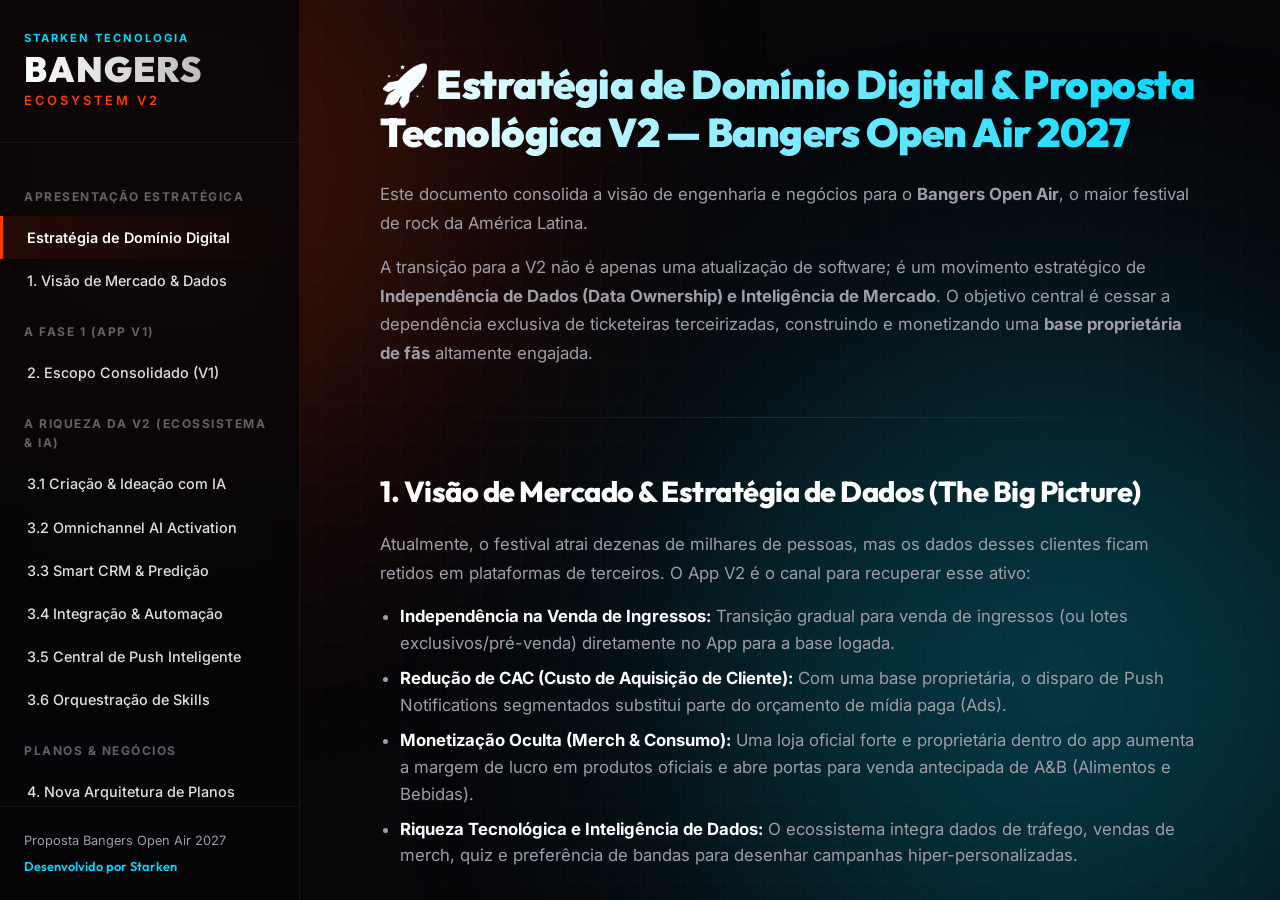
<file: index.html>
<!DOCTYPE html>
<html lang="pt-BR">
<head>
    <meta charset="UTF-8">
    <meta name="viewport" content="width=device-width, initial-scale=1.0">
    <title>Bangers Open Air V2 — Ecossistema Digital & IA 360°</title>
    <meta name="description" content="Apresentação comercial e técnica da renovação digital e central de inteligência do festival Bangers Open Air 2027.">
    <link rel="preconnect" href="https://fonts.googleapis.com">
    <link rel="preconnect" href="https://fonts.gstatic.com" crossorigin>
    <link href="https://fonts.googleapis.com/css2?family=Inter:wght@300;400;500;600;700&family=Outfit:wght@400;600;700;800;900&display=swap" rel="stylesheet">
    <link rel="stylesheet" href="style.css">
</head>
<body>
    <div class="background-effects">
        <div class="glow glow-1"></div>
        <div class="glow glow-2"></div>
        <div class="grid-overlay"></div>
    </div>

    <div class="app-layout">
        <!-- SIDEBAR -->
        <aside class="sidebar">
            <div class="sidebar-brand">
                <span class="starken-badge">STARKEN TECNOLOGIA</span>
                <h1>BANGERS</h1>
                <span class="subtitle">Ecosystem V2</span>
            </div>
            
            <nav class="sidebar-nav">
                <div class="nav-category">Apresentação Estratégica</div>
                <a href="#intro" class="nav-link active">Estratégia de Domínio Digital</a>
                <a href="#visao-mercado" class="nav-link">1. Visão de Mercado & Dados</a>
                
                <div class="nav-category">A Fase 1 (App V1)</div>
                <a href="#entregas-v1" class="nav-link">2. Escopo Consolidado (V1)</a>

                <div class="nav-category">A Riqueza da V2 (Ecossistema & IA)</div>
                <a href="#modulo-criacao" class="nav-link">3.1 Criação & Ideação com IA</a>
                <a href="#omnichannel-ai" class="nav-link">3.2 Omnichannel AI Activation</a>
                <a href="#smart-crm" class="nav-link">3.3 Smart CRM & Predição</a>
                <a href="#social-automation" class="nav-link">3.4 Integração & Automação</a>
                <a href="#push-inteligente" class="nav-link">3.5 Central de Push Inteligente</a>
                <a href="#orquestracao-skills" class="nav-link">3.6 Orquestração de Skills</a>
                
                <div class="nav-category">Planos & Negócios</div>
                <a href="#arquitetura-planos" class="nav-link">4. Nova Arquitetura de Planos</a>
                
                <div class="nav-category">Contrato & Entregas</div>
                <a href="#modelo-parceria" class="nav-link">5. Modelo de Parceria</a>
                <a href="#roadmap" class="nav-link">6. Roadmap de Implementação</a>
                <a href="#open-questions" class="nav-link">7. Open Questions</a>
            </nav>

            <div class="sidebar-footer">
                <p>Proposta Bangers Open Air 2027</p>
                <p class="starken-signature">Desenvolvido por Starken</p>
            </div>
        </aside>

        <!-- MAIN CONTENT (DOCUMENT VIEW) -->
        <main class="main-content">
            <div class="document-container">
                
                <section id="intro" class="doc-section">
                    <h1 class="doc-title">🚀 Estratégia de Domínio Digital & Proposta Tecnológica V2 — Bangers Open Air 2027</h1>
                    <p class="doc-text">Este documento consolida a visão de engenharia e negócios para o <strong>Bangers Open Air</strong>, o maior festival de rock da América Latina.</p>
                    <p class="doc-text">A transição para a V2 não é apenas uma atualização de software; é um movimento estratégico de <strong>Independência de Dados (Data Ownership) e Inteligência de Mercado</strong>. O objetivo central é cessar a dependência exclusiva de ticketeiras terceirizadas, construindo e monetizando uma <strong>base proprietária de fãs</strong> altamente engajada.</p>
                </section>

                <hr class="doc-divider">

                <section id="visao-mercado" class="doc-section">
                    <h2 class="doc-heading">1. Visão de Mercado & Estratégia de Dados (The Big Picture)</h2>
                    <p class="doc-text">Atualmente, o festival atrai dezenas de milhares de pessoas, mas os dados desses clientes ficam retidos em plataformas de terceiros. O App V2 é o canal para recuperar esse ativo:</p>
                    <ul class="doc-list">
                        <li><strong>Independência na Venda de Ingressos:</strong> Transição gradual para venda de ingressos (ou lotes exclusivos/pré-venda) diretamente no App para a base logada.</li>
                        <li><strong>Redução de CAC (Custo de Aquisição de Cliente):</strong> Com uma base proprietária, o disparo de Push Notifications segmentados substitui parte do orçamento de mídia paga (Ads).</li>
                        <li><strong>Monetização Oculta (Merch & Consumo):</strong> Uma loja oficial forte e proprietária dentro do app aumenta a margem de lucro em produtos oficiais e abre portas para venda antecipada de A&B (Alimentos e Bebidas).</li>
                        <li><strong>Riqueza Tecnológica e Inteligência de Dados:</strong> O ecossistema integra dados de tráfego, vendas de merch, quiz e preferência de bandas para desenhar campanhas hiper-personalizadas.</li>
                    </ul>
                </section>

                <section id="entregas-v1" class="doc-section">
                    <h2 class="doc-heading">2. O Alicerce Tecnológico: Escopo em Fase de Entrega (V1)</h2>
                    <p class="doc-text">A Fase 1 está estabelecendo a fundação técnica necessária para a inteligência de dados. O projeto está em fase avançada de homologação e submissão (TestFlight/Lojas). Clique em cada pilar para ver o status detalhado e os itens de transição:</p>
                    
                    <div class="v1-status-grid">
                        <div class="status-card active" data-target="pwa">
                            <div class="status-card-header">
                                <h3>🌐 Web / PWA (Site Público)</h3>
                                <span class="status-percentage">100%</span>
                            </div>
                            <div class="progress-container">
                                <div class="progress-bar" style="width: 100%;"></div>
                            </div>
                            <p class="status-summary-text">Landing page, lineup, agenda e catálogo do e-commerce 100% concluídos.</p>
                        </div>

                        <div class="status-card" data-target="admin">
                            <div class="status-card-header">
                                <h3>⚙️ Admin Panel (CMS Starken)</h3>
                                <span class="status-percentage">90%</span>
                            </div>
                            <div class="progress-container">
                                <div class="progress-bar" style="width: 90%;"></div>
                            </div>
                            <p class="status-summary-text">CRUDs de bandas, patrocinadores, envio de push e contatos ativos.</p>
                        </div>

                        <div class="status-card" data-target="flutter">
                            <div class="status-card-header">
                                <h3>📱 App Nativo Flutter</h3>
                                <span class="status-percentage">85%</span>
                            </div>
                            <div class="progress-container">
                                <div class="progress-bar" style="width: 85%;"></div>
                            </div>
                            <p class="status-summary-text">Telas base compiladas, autenticação real e builds TestFlight ativos.</p>
                        </div>

                        <div class="status-card" data-target="firebase">
                            <div class="status-card-header">
                                <h3>🔥 Firebase Backend</h3>
                                <span class="status-percentage">90%</span>
                            </div>
                            <div class="progress-container">
                                <div class="progress-bar" style="width: 90%;"></div>
                            </div>
                            <p class="status-summary-text">Modelagem NoSQL estruturada com regras de segurança validadas.</p>
                        </div>

                        <div class="status-card" data-target="infra">
                            <div class="status-card-header">
                                <h3>🚀 Infra & DevOps</h3>
                                <span class="status-percentage">85%</span>
                            </div>
                            <div class="progress-container">
                                <div class="progress-bar" style="width: 85%;"></div>
                            </div>
                            <p class="status-summary-text">Deploys automatizados Vercel, Firebase Hosting e TestFlight ativos.</p>
                        </div>
                    </div>

                    <!-- Detalhes Dinâmicos (controlados por JS) -->
                    <div id="v1-details-panel" class="v1-status-details">
                        <div class="details-header">
                            <div class="details-title-wrapper">
                                <h3 id="details-title">Web / PWA (Site Público)</h3>
                                <span id="details-pct" class="details-badge">100% Concluído</span>
                            </div>
                        </div>
                        <div class="details-columns">
                            <div class="details-column temos">
                                <h4>✅ O que já temos pronto</h4>
                                <ul id="details-temos-list" class="details-list">
                                    <!-- Dinâmico via JS -->
                                </ul>
                            </div>
                            <div class="details-column falta">
                                <h4>🛠️ Transição para a V2 (Itens Faltantes)</h4>
                                <ul id="details-falta-list" class="details-list">
                                    <!-- Dinâmico via JS -->
                                </ul>
                            </div>
                        </div>
                    </div>

                    <!-- Bloco de Prioridades de Lançamento -->
                    <div class="priorities-container">
                        <div class="priorities-header">
                            <h3>🎯 Prioridades Estratégicas para Fechamento & Lançamento</h3>
                            <p class="doc-text" style="font-size: 0.95rem; margin-bottom: 0;">Para encerrar a Fase 1 e iniciar o onboarding do ecossistema V2, os esforços técnicos e de negócio estão organizados nos seguintes focos:</p>
                        </div>
                        <div class="priorities-grid">
                            <div class="priority-box p1">
                                <div class="priority-tier">Foco 1 — Lançamento</div>
                                <h4>🔥 Lojas & Monetização</h4>
                                <p>Homologar a publicação final do App Flutter nas lojas e integrar o gateway de pagamento próprio (Asaas / Stripe) para a loja oficial.</p>
                                <ul>
                                    <li>Submissão Apple App Store & Google Play</li>
                                    <li>Gateway de Pagamento transparente para Loja (Asaas / Stripe)</li>
                                </ul>
                            </div>
                            <div class="priority-box p2">
                                <div class="priority-tier">Foco 2 — Experiência</div>
                                <h4>🗺️ Deep Links & Mídia</h4>
                                <p>Habilitar o armazenamento de mídias dinâmicas no Storage e integrar deep links para navegação direta.</p>
                                <ul>
                                    <li>Configuração de Deep Links para telas internas</li>
                                    <li>Mídia de bandas no Firebase Storage</li>
                                </ul>
                            </div>
                            <div class="priority-box p3">
                                <div class="priority-tier">Foco 3 — Escala</div>
                                <h4>⚡ Telemetria & Automação</h4>
                                <p>Estruturar gatilhos server-side para automação de mensagens e habilitar logs de estabilidade.</p>
                                <ul>
                                    <li>Setup do Firebase Analytics e Crashlytics</li>
                                    <li>Cloud Functions para processamento automático de filas</li>
                                    <li>CI/CD automatizado para compilação do App</li>
                                </ul>
                            </div>
                        </div>
                    </div>

                    <!-- Análise Comparativa de Gateways -->
                    <div class="table-responsive" style="margin-top: 30px;">
                        <h4 class="doc-h4" style="margin-top: 10px; margin-bottom: 15px; text-transform: uppercase; font-size: 0.95rem; letter-spacing: 1px;">📊 Análise de Gateways de Pagamento Propostos (Loja Oficial)</h4>
                        <table class="doc-table">
                            <thead>
                                <tr>
                                    <th>Gateway</th>
                                    <th>Taxa Pix</th>
                                    <th>Taxa Cartão (Crédito)</th>
                                    <th>Taxa Boleto</th>
                                    <th>Diferenciais e Integração</th>
                                </tr>
                            </thead>
                            <tbody>
                                <tr>
                                    <td><strong>Asaas</strong> <span class="status-badge info" style="font-size: 0.7rem; padding: 2px 6px;">Nacional</span></td>
                                    <td>R$ 0,99 a R$ 1,99 <span style="font-size: 0.8rem; color: var(--accent-success); font-weight: 600;">(Fixa)</span></td>
                                    <td>2,99% a 3,99% + R$ 0,40 <span style="font-size: 0.8rem; color: var(--text-muted);">(D+30)</span></td>
                                    <td>R$ 1,99 a R$ 3,49 <span style="font-size: 0.8rem; color: var(--text-muted);">(Pago)</span></td>
                                    <td>Emissão automática de Notas Fiscais, foco no mercado brasileiro, taxas fixas vantajosas para Pix e boletos.</td>
                                </tr>
                                <tr>
                                    <td><strong>Stripe</strong> <span class="status-badge success" style="font-size: 0.7rem; padding: 2px 6px;">Global</span></td>
                                    <td>1,19% + R$ 0,30 <span style="font-size: 0.8rem; color: var(--text-muted);">(Variável)</span></td>
                                    <td>3,99% + R$ 0,39 <span style="font-size: 0.8rem; color: var(--text-muted);">(D+30)</span></td>
                                    <td>Indisponível <span style="font-size: 0.8rem; color: var(--text-muted);">(Não nativo)</span></td>
                                    <td>Altíssima estabilidade internacional, SDK robusto nativo para iOS/Android (fácil integração in-app).</td>
                                </tr>
                            </tbody>
                        </table>
                    </div>
                </section>

                <hr class="doc-divider">

                <section class="doc-section">
                    <h2 class="doc-heading">3. A Riqueza da V2: CENTRAL BANGERS IA 360° & Ecossistema</h2>
                    <p class="doc-text">Com a base técnica consolidada na V1, a Fase 2 (V2) expande o App para um ecossistema inteligente de hiper-engajamento. Não é um "chat de suporte". É uma <strong>Central de Inteligência Operacional</strong> que se torna o cérebro digital do maior festival de rock da América Latina.</p>
                    <p class="doc-text">Imagine um painel analítico onde o gestor ou CEO digita:</p>
                    <blockquote class="doc-quote">
                        "IA, com base nos perfis mais ativos no quiz esta semana, quais ganchos de remarketing você sugere testarmos para o público do Dia do Thrash Metal?"
                    </blockquote>
                    <p class="doc-text">E a IA responde instantaneamente cruzando dados do CRM, engajamento e histórico.</p>
                </section>

                <section id="modulo-criacao" class="doc-section">
                    <h3 class="doc-subheading">🎨 3.1 — Módulo de Criação & Ideação com IA (Co-piloto da Equipe)</h3>
                    <ul class="doc-list">
                        <li><strong>Espaço Colaborativo Multiusuário:</strong> Acesso compartilhado para toda a equipe de criação (Jeff, designers e redatores), permitindo que trabalhem em conjunto nas mesmas campanhas dentro da ferramenta.</li>
                        <li><strong>Módulo de Ideação de Copy/Hook:</strong> Geração instantânea de variações de textos persuasivos. 
                            <br><span class="doc-italic" style="color: var(--accent-secondary); font-size: 0.95rem;">Exemplo Prático: A IA gera 5 opções de textos para um anúncio no Instagram promovendo a banda Kamelot, calibrando as palavras exatas para impactar usuários do app que favoritaram bandas de Power Metal.</span></li>
                        <li><strong>Prototipagem Criativa:</strong> Auxílio na estruturação de roteiros de vídeos promocionais baseados nas preferências extraídas do banco de dados (Top 10 bandas mais favoritadas no "My Schedule").</li>
                    </ul>
                </section>

                <hr class="doc-divider">

                <section id="omnichannel-ai" class="doc-section">
                    <h3 class="doc-subheading">🚀 3.2 — Omnichannel AI Activation: Ativação Preditiva</h3>
                    <p class="doc-text">A IA do festival atua de forma integrada nos principais pontos de contato para converter oportunidades de negócio e automatizar o relacionamento.</p>
                    <ol class="doc-list">
                        <li><strong>Recuperação de Checkout Abandonado (Loja Oficial):</strong> 
                            <br><span class="doc-italic" style="color: var(--accent-secondary); font-size: 0.95rem;">Exemplo de Fluxo: Um fã colocou uma camiseta oficial no carrinho da loja do App mas abandonou a compra. Após 2 horas, a <strong>IA do BANGERS</strong> envia uma notificação ou mensagem de WhatsApp humanizada automatizada para tirar dúvidas e oferecer um incentivo de frete grátis ou cupom, fechando a transação.</span></li>
                        <li><strong>Nurturing & Direcionamento VIP:</strong> 
                            Como a venda de ingressos padrão é operada pelo parceiro externo <strong>Clube do Ingresso</strong>, a IA atuará na captação de leads de alto valor (interessados em passaportes VIP, camarotes ou acessos ao backstage), qualificando o lead via chat e direcionando-o diretamente para o time comercial (fechadores humanos).</li>
                        <li><strong>Integração Clube do Ingresso:</strong> 
                            Estudo e desenvolvimento de integração via API da central **Bangers 360** com o Clube do Ingresso para sincronizar dados de vendas, conciliação e comportamento de compras de lotes em tempo real.</li>
                    </ol>
                </section>

                <hr class="doc-divider">

                <section id="smart-crm" class="doc-section">
                    <h3 class="doc-subheading">📊 3.3 — Smart CRM & Predição de Vendas</h3>
                    <ul class="doc-list">
                        <li><strong>Mapeamento Preditivo:</strong> 
                            <br><span class="doc-italic" style="color: var(--accent-secondary); font-size: 0.95rem;">Exemplo Estratégico: O Dashboard acusa que 8.000 pessoas têm o ingresso do Dia 1, mas não o do Dia 2. O sistema sugere disparar uma oferta via Push/Email de upgrade para passaporte (combinação dos dias), gerando up-sell imediato com 0 custo de Ads.</span></li>
                        <li>Criação de segmentos dinâmicos e exportáveis para o Facebook Ads (ex: "Criar público Lookalike de quem tirou nota máxima no Quiz de Thrash Metal").</li>
                        <li>Projeção de esgotamento de lotes e alertas preventivos no painel do administrador.</li>
                    </ul>
                </section>

                <hr class="doc-divider">

                <section id="social-automation" class="doc-section">
                    <h3 class="doc-subheading">⚙️ 3.4 — Integração de Agendamento Automático (Social Media Automation)</h3>
                    <ul class="doc-list">
                        <li>Integração direta com ferramentas como mLabs/Postgrain ou automação integrada via VPS proprietária ("Central Starken"). Permite o agendamento ágil de conteúdo gerado no próprio painel da Central Bangers, unificando IA e publicação num só lugar.</li>
                    </ul>
                </section>

                <hr class="doc-divider">

                <section id="push-inteligente" class="doc-section">
                    <h3 class="doc-subheading">🧠 3.5 — Central de Push com IA Integrada e Autossuficiente</h3>
                    <p class="doc-text">Visando mitigar os altos custos das mensagens ativas no WhatsApp (tarifas da API oficial da Meta e regras da janela de 24h), o ecossistema V2 foca no canal de **Push Notifications Inteligentes**. A IA opera de forma autônoma para manter a base de fãs altamente engajada com zero custo de disparo:</p>
                    <ul class="doc-list">
                        <li><strong>Geração Autônoma de Campanhas:</strong> A IA analisa o momento do festival (ex: proximidade de uma banda tocar, virada de lote, engajamento do lineup) e sugere automaticamente copys persuasivos e ganchos de chamada para os pushs.</li>
                        <li><strong>Moments & Real-time Triggering:</strong> Sugestões dinâmicas de notificações em tempo real (ex: *"Show do Powerwolf em 1 hora no Palco Rock! Toque aqui para ver a rota rápida"*).</li>
                        <li><strong>Auto-planejamento de Disparos:</strong> Envio inteligente e automatizado nos horários de maior taxa de abertura de cada fã, maximizando o CTR.</li>
                        <li><strong>Dashboard Preditivo de CTR:</strong> Análise prévia por IA que estima o percentual de abertura e impacto antes mesmo do disparo ser efetuado.</li>
                    </ul>
                </section>

                <hr class="doc-divider">

                <section id="orquestracao-skills" class="doc-section">
                    <h3 class="doc-subheading">🛠️ 3.6 — Orquestração de Skills (A Engrenagem Invisível)</h3>
                    <p class="doc-text">Toda a inteligência da Central IA e automações do festival é impulsionada por um motor local de <strong>Orquestração de Skills</strong>. Este motor utiliza os repositórios isolados do <strong>NotFair</strong> e do <strong>Awesome Skills</strong> como agentes autônomos para executar tarefas técnicas e de marketing diretamente na infraestrutura do festival:</p>
                    
                    <div class="features-grid" style="margin-bottom: 25px;">
                        <div class="feature-card">
                            <h3>🔒 Core Engine & Tracking (NotFair)</h3>
                            <p>Automação de auditorias e setups de infraestrutura:</p>
                            <ul style="margin-top: 10px; padding-left: 15px; font-size: 0.85rem; color: var(--text-muted);">
                                <li><strong>Validate:</strong> Validador automático de ambiente, conexões e chaves seguras (isoladas em C:\dev\tenants\bangers).</li>
                                <li><strong>GTM Deploy:</strong> Auto-deployer de tags GA4, Facebook Pixel e conversões na API do GTM.</li>
                                <li><strong>Leads Listener:</strong> Escuta em tempo real no Firebase para sincronização instantânea de cadastros e quiz com o CRM.</li>
                            </ul>
                        </div>
                        <div class="feature-card">
                            <h3>📊 Marketing & Playbooks (Awesome Skills)</h3>
                            <p>Biblioteca de inteligência para atração e conversão:</p>
                            <ul style="margin-top: 10px; padding-left: 15px; font-size: 0.85rem; color: var(--text-muted);">
                                <li><strong>Ad Campaign Creator:</strong> Scripts como <code>starken_campaign.py</code> geram campanhas estruturadas baseadas nos favoritados do App.</li>
                                <li><strong>Keyword Intelligence:</strong> Mapeamento e estudo de volume de buscas para atração de novos leads.</li>
                                <li><strong>Creative Prompting:</strong> Playbooks para geração autônoma de copys persuasivos e briefings de anúncios.</li>
                            </ul>
                        </div>
                    </div>

                    <!-- Mock de Console de Terminal Interativo -->
                    <div class="code-block" style="background: #09080d; border-color: var(--border-glass-hover); border-radius: 12px;">
<pre style="color: #00d8ff; font-family: monospace; font-size: 0.85rem; line-height: 1.5;">
<span style="color: var(--text-muted);"># Exemplo: Rodando o validador de conexões do festival</span>
<span style="color: var(--accent-primary); font-weight: bold;">PS C:\Bengers-OpenAir&gt;</span> python skills/NotFair/bin/nf.py validate bangers
[*] Validando configurações do Tenant: bangers...
  [ OK ] Campo 'tenant.name' validado (Bangers Open Air).
  [ OK ] Campo 'tenant.slug' validado (bangers).
  [ OK ] Campo 'platforms.meta_ads.ad_account_id' validado (act_1234567890).
  [ OK ] Variável 'META_MARKETING_API_ACCESS_TOKEN' validada.
  [ OK ] Variável 'GEMINI_API_KEY' validada.
------------------------------------------------------------
[OK] Validacao CONCLUIDA com sucesso! Pronto para execuções de automação.
</pre>
                    </div>
                </section>

                <hr class="doc-divider">

                <section id="arquitetura-planos" class="doc-section">
                    <h2 class="doc-heading">4. A Nova Arquitetura de Planos Comerciais</h2>
                    <p class="doc-text">Após compreender o imenso poder tecnológico detalhado acima, apresentamos os planos comerciais projetados para absorver e implementar essas soluções. Eles escalam em termos de <strong>capacidades de negócio</strong> e de <strong>tecnologia</strong>.</p>

                    <div class="code-block">
<pre><code>===================================================================
                    ECOSSISTEMA DIGITAL BANGERS
===================================================================
   BANGERS CORE     |    ALL ACCESS PRO    |   THE HEADLINER AI
   R$ 2.000/mês     |     R$ 4.500/mês     |     R$ 9.000/mês
--------------------+----------------------+-----------------------
 E-commerce Básico  |  E-commerce Avançado | CENTRAL BANGERS IA 360°
 & Sustentação      |  + Site, CRM & Quiz  | TOTAL (Operação + CRM)
===================================================================</code></pre>
                    </div>

                    <h3 class="doc-subheading">🛡️ BANGERS CORE — R$ 2.000/mês</h3>
                    <p class="doc-italic">A fundação tecnológica que garante a estabilidade e evolução inicial da operação (App V1 evoluindo).</p>
                    <ul class="doc-list">
                        <li><strong>Garantia de Funcionamento (Sustentação):</strong> Monitoramento, correções de bugs em iOS/Android, atualizações de loja para atender aos rígidos critérios Apple e Google.</li>
                        <li><strong>Loja E-commerce Básica:</strong> Operação total da loja nativa no app para venda de produtos oficiais, com repasse integral das vendas sem taxas de plataformas terceiras.</li>
                        <li><strong>Suporte Remoto:</strong> Atendimento à equipe Bangers em horário comercial.</li>
                        <li><strong>Fase Inicial de Dados:</strong> O aplicativo começa a coletar e cruzar os perfis básicos dos usuários.</li>
                    </ul>

                    <h3 class="doc-subheading mt-4">⚡ ALL ACCESS PRO — R$ 4.500/mês</h3>
                    <p class="doc-italic">A experiência digital integrada que une a base de fãs (App e Site) a uma ferramenta real de captação de dados para o marketing.</p>
                    <ul class="doc-list">
                        <li><strong>Tudo do BANGERS CORE.</strong></li>
                        <li><strong>Novo Website Oficial Sincronizado:</strong> O portal da web reformulado e conectado ao mesmo banco de dados do App (Omnichannel base).</li>
                        <li><strong>CRM Estruturado:</strong> Painel para visualizar leads, favoritos e acessos.</li>
                        <li><strong>Quiz Interativo (Gamificação):</strong> Uma máquina de captação de dados disfarçada de entretenimento, mapeando gosto musical de forma lúdica.</li>
                        <li><strong>Sincronização do "My Schedule":</strong> Os dados de agendamento de shows começam a gerar clusters de público no CRM.</li>
                        <li><strong>SLA Premium:</strong> Suporte de plantão técnico em dias de viradas de lote e nos dias críticos do evento.</li>
                    </ul>

                    <h3 class="doc-subheading mt-4">🧠 THE HEADLINER AI — R$ 9.000/mês</h3>
                    <p class="doc-italic">O ápice tecnológico. A contratação do ecossistema inteligente e independente, implementando todos os módulos da Central IA 360° detalhados na Seção 3.</p>
                    <ul class="doc-list">
                        <li><strong>Tudo do ALL ACCESS PRO.</strong></li>
                        <li><strong>Módulo de Criação com IA (3.1):</strong> Co-piloto para toda a equipe de marketing (copy e prototipagem).</li>
                        <li><strong>Omnichannel Activation (3.2):</strong> Vendedor autônomo recuperando vendas no WhatsApp e qualificando leads para camarotes.</li>
                        <li><strong>Smart CRM Preditivo (3.3):</strong> Inteligência que prevê esgotamento de lotes e sugere segmentações hiper-personalizadas.</li>
                        <li><strong>Integração de Postagens (3.4).</strong></li>
                    </ul>
                    <div class="alert alert-note">
                        <strong>NOTA de Infraestrutura IA:</strong> A Starken criará e hospedará o motor. Os custos literais de requisição e consumo de Tokens das provedoras de IA (Ex: OpenAI GPT-4) serão faturados à parte via conta do cliente, garantindo transparência 100%.
                    </div>
                </section>

                <hr class="doc-divider">

                <section id="modelo-parceria" class="doc-section">
                    <h2 class="doc-heading">5. Modelo de Parceria (24 Meses com Milestone)</h2>
                    <p class="doc-text">O ecossistema é projetado para aprender com os dados ao longo do tempo. O retorno (ROI) explode no segundo ano com base no histórico do primeiro.</p>

                    <h3 class="doc-subheading">5.1. Contrato de 24 Meses</h3>
                    <ul class="doc-list">
                        <li>Um ciclo protege o investimento em infraestrutura pesada da Starken e viabiliza a entrega da Inteligência Artificial por um valor mensal fixo muito abaixo de montar uma equipe de engenharia in-house.</li>
                    </ul>

                    <h3 class="doc-subheading mt-4">5.2. Gatilho de Performance (Mês 12)</h3>
                    <ul class="doc-list">
                        <li>Para o plano The Headliner, avaliamos os KPIs após 1 ano (ex: vendas salvas pelo robô do WhatsApp, volume vendido no app). Comprovado o sucesso comercial do ecossistema, o fee para o 2º ano muda para um modelo híbrido (fixo + participação no crescimento gerado).</li>
                    </ul>
                </section>

                <hr class="doc-divider">

                <section id="roadmap" class="doc-section">
                    <h2 class="doc-heading">6. Roadmap de Implementação</h2>
                    <p class="doc-text">Considerando o tempo de mercado do festival, otimizamos o cronograma para uma implementação altamente ágil e sequencial. Em vez de 8 meses, estruturamos o rollout completo do ecossistema e das IAs em <strong>12 semanas (3 meses)</strong>, garantindo que tudo esteja testado, homologado e captando dados bem antes da data de início de venda dos ingressos principais.</p>
                    
                    <div class="timeline-container">
                        <div class="timeline-line"></div>
                        
                        <!-- Fase 0/1 -->
                        <div class="timeline-item status-completed">
                            <div class="timeline-dot"></div>
                            <div class="timeline-content">
                                <div class="timeline-header">
                                    <span class="timeline-phase">Fase 0/1</span>
                                    <h3 class="timeline-title">App V1 & Infraestrutura Base</h3>
                                    <span class="status-badge success">✅ Em andamento</span>
                                </div>
                                <div class="timeline-time">Prazo: Semanas 1-2</div>
                                <p class="timeline-desc">Estabilização do aplicativo nativo inicial e publicação nas lojas oficiais para ativação da base.</p>
                                <div class="timeline-tasks">
                                    <div class="task-group">
                                        <h4>Deploy & Lojas</h4>
                                        <ul>
                                            <li>Submissão e homologação final na Apple App Store (iOS).</li>
                                            <li>Publicação oficial na Google Play Store (Android).</li>
                                            <li>Disponibilização da versão web/PWA do aplicativo.</li>
                                        </ul>
                                    </div>
                                    <div class="task-group">
                                        <h4>Infraestrutura Base</h4>
                                        <ul>
                                            <li>Integração com Sentry/Crashlytics para monitoramento de estabilidade.</li>
                                            <li>Homologação dos disparos de Push Notifications.</li>
                                            <li>Setup inicial de banco de dados para base logada preliminar.</li>
                                        </ul>
                                    </div>
                                    <div class="task-group">
                                        <h4>Orquestração (NotFair)</h4>
                                        <ul>
                                            <li><code>python skills/NotFair/bin/nf.py validate bangers</code></li>
                                            <li>Garantir a conexão e validação de chaves de ambiente seguras.</li>
                                        </ul>
                                    </div>
                                </div>
                            </div>
                        </div>

                        <!-- Aprovação -->
                        <div class="timeline-item status-immediate">
                            <div class="timeline-dot"></div>
                            <div class="timeline-content">
                                <div class="timeline-header">
                                    <span class="timeline-phase">Aprovação</span>
                                    <h3 class="timeline-title">Kick-off Estratégico & V2</h3>
                                    <span class="status-badge info">Imediato</span>
                                </div>
                                <div class="timeline-time">Prazo: Kick-off</div>
                                <p class="timeline-desc">Alinhamento comercial, assinatura de contrato e liberação de acessos para início dos desenvolvimentos paralelos.</p>
                                <div class="timeline-tasks">
                                    <div class="task-group">
                                        <h4>Planejamento Técnico</h4>
                                        <ul>
                                            <li>Reunião de alinhamento com marketing e comercial do festival.</li>
                                            <li>Liberação de acessos e chaves de API da ticketeira parceira.</li>
                                            <li>Definição do cronograma detalhado de sprints quinzenais.</li>
                                        </ul>
                                    </div>
                                </div>
                            </div>
                        </div>

                        <!-- Fase 2 -->
                        <div class="timeline-item status-pending">
                            <div class="timeline-dot"></div>
                            <div class="timeline-content">
                                <div class="timeline-header">
                                    <span class="timeline-phase">Fase 2</span>
                                    <h3 class="timeline-title">Bangers Core (E-commerce + Base Unificada)</h3>
                                    <span class="status-badge pending">Semanas 1-4 (Mês 1)</span>
                                </div>
                                <div class="timeline-time">Foco: Monetização Direta de Merchandising</div>
                                <p class="timeline-desc">Implementação do canal oficial de e-commerce e estruturação central da base de dados.</p>
                                <div class="timeline-tasks">
                                    <div class="task-group">
                                        <h4>E-commerce Nativo</h4>
                                        <ul>
                                            <li>Integração de gateway de pagamento transparente (Asaas / Stripe) no App.</li>
                                            <li>Painel administrativo standard de pedidos e estoque de merchandising.</li>
                                            <li>Sistema de cálculo automatizado de frete (Correios/Melhor Envio).</li>
                                        </ul>
                                    </div>
                                    <div class="task-group">
                                        <h4>Arquitetura de Dados</h4>
                                        <ul>
                                            <li>Modelagem do banco de dados centralizado (Single Source of Truth).</li>
                                            <li>Implementação de políticas de privacidade e conformidade com LGPD.</li>
                                        </ul>
                                    </div>
                                    <div class="task-group">
                                        <h4>Orquestração (NotFair)</h4>
                                        <ul>
                                            <li><code>python skills/NotFair/bin/nf.py gtm-deploy bangers --publish</code></li>
                                            <li>Configurar pixels de conversão e GA4 na loja de merch.</li>
                                        </ul>
                                    </div>
                                </div>
                            </div>
                        </div>

                        <!-- Fase 3 -->
                        <div class="timeline-item status-pending">
                            <div class="timeline-dot"></div>
                            <div class="timeline-content">
                                <div class="timeline-header">
                                    <span class="timeline-phase">Fase 3</span>
                                    <h3 class="timeline-title">All Access Pro (Site Integrado, CRM & Gamificação)</h3>
                                    <span class="status-badge pending">Semanas 5-8 (Mês 2)</span>
                                </div>
                                <div class="timeline-time">Foco: Engajamento Massivo & Enriquecimento de Dados</div>
                                <p class="timeline-desc">Rollout do novo website oficial integrado e sistemas interativos de captura de perfil.</p>
                                <div class="timeline-tasks">
                                    <div class="task-group">
                                        <h4>Novo Website 2027</h4>
                                        <ul>
                                            <li>Site oficial responsivo e integrado em tempo real com banco do app.</li>
                                            <li>Sincronização instantânea de Line-up e "Minha Agenda" (Web/App).</li>
                                        </ul>
                                    </div>
                                    <div class="task-group">
                                        <h4>CRM & Gamificação</h4>
                                        <ul>
                                            <li>CRM com painel avançado de leads, tags e segmentação comportamental.</li>
                                            <li>Quiz Interativo no App (motor de perguntas, timer e ranking).</li>
                                            <li>Disparador centralizado de campanhas de Push Notification.</li>
                                            <li>E-commerce Avançado (recuperação de carrinho e cross-selling).</li>
                                        </ul>
                                    </div>
                                    <div class="task-group">
                                        <h4>Orquestração (NotFair)</h4>
                                        <ul>
                                            <li><code>python skills/NotFair/bin/listen_leads.py watch</code></li>
                                            <li>Alimentar o CRM com novos leads do Firebase/Quiz em tempo real.</li>
                                        </ul>
                                    </div>
                                </div>
                            </div>
                        </div>

                        <!-- Fase 4 -->
                        <div class="timeline-item status-pending">
                            <div class="timeline-dot"></div>
                            <div class="timeline-content">
                                <div class="timeline-header">
                                    <span class="timeline-phase">Fase 4</span>
                                    <h3 class="timeline-title">The Headliner AI (Central IA 360° & Omnichannel)</h3>
                                    <span class="status-badge pending">Semanas 9-12 (Mês 3)</span>
                                </div>
                                <div class="timeline-time">Foco: Inteligência Artificial Operacional & Vendas Ativas</div>
                                <p class="timeline-desc">Ativação do ecossistema de Inteligência Artificial e automações avançadas de vendas.</p>
                                <div class="timeline-tasks">
                                    <div class="task-group">
                                        <h4>Central IA & Dashboards</h4>
                                        <ul>
                                            <li>Treinamento da IA com regras de negócio, FAQ e histórico do festival.</li>
                                            <li>Módulo de Ideação de Copys e briefings baseados nos perfis mais ativos.</li>
                                            <li>Painel de IA Preditiva para projeção de vendas de ingressos/lotes.</li>
                                        </ul>
                                    </div>
                                    <div class="task-group">
                                        <h4>Ativação Omnichannel</h4>
                                        <ul>
                                            <li>IA ativa no WhatsApp/Instagram para qualificação de leads VIP e captação direcionada.</li>
                                            <li>Recuperação automática de checkout da loja oficial por notificação/conversação inteligente.</li>
                                            <li>Automação de agendamento de postagens integrada (mLabs/Central Starken).</li>
                                        </ul>
                                    </div>
                                    <div class="task-group">
                                        <h4>Orquestração (Awesome Skills)</h4>
                                        <ul>
                                            <li><code>python scripts/google-ads/starken_campaign.py</code></li>
                                            <li>Disparar campanhas hiper-personalizadas e automação social.</li>
                                        </ul>
                                    </div>
                                </div>
                            </div>
                        </div>
                    </div>
                </section>

                <hr class="doc-divider">

                <section id="open-questions" class="doc-section">
                    <h2 class="doc-heading">7. Open Questions</h2>
                    <div class="alert alert-important">
                        <ol class="doc-list" style="margin-bottom: 0;">
                            <li>O fluxo reorganizado (mostrando primeiro as armas de guerra da Inteligência Artificial e só depois o preço dos pacotes) ficou convincente para os diretores do festival?</li>
                            <li>Os exemplos práticos de ROI (Recuperação de carrinho, sugestão de Up-sell de dias) deixaram claro como a tecnologia se paga?</li>
                        </ol>
                    </div>
                </section>

                <div class="doc-footer">
                    <p>Fim do Documento Estratégico</p>
                </div>
            </div>
        </main>
    </div>

    <script>
        document.querySelectorAll('.nav-link').forEach(link => {
            link.addEventListener('click', function(e) {
                e.preventDefault();
                document.querySelectorAll('.nav-link').forEach(l => l.classList.remove('active'));
                this.classList.add('active');
                const targetId = this.getAttribute('href').substring(1);
                const targetSection = document.getElementById(targetId);
                if (targetSection) {
                    const container = document.querySelector('.main-content');
                    const topPos = targetSection.offsetTop - 40;
                    container.scrollTo({
                        top: topPos,
                        behavior: 'smooth'
                    });
                }
            });
        });

        const sections = document.querySelectorAll('.doc-section');
        const navLinks = document.querySelectorAll('.nav-link');
        const observerOptions = {
            root: document.querySelector('.main-content'),
            rootMargin: '0px 0px -60% 0px',
            threshold: 0
        };
        const observer = new IntersectionObserver((entries) => {
            entries.forEach(entry => {
                if (entry.isIntersecting) {
                    const id = entry.target.getAttribute('id');
                    navLinks.forEach(link => {
                        link.classList.remove('active');
                        if (link.getAttribute('href') === `#${id}`) {
                            link.classList.add('active');
                        }
                    });
                }
            });
        }, observerOptions);

        sections.forEach(section => observer.observe(section));

        // Dados do Status de Entrega da V1
        const statusData = {
            pwa: {
                title: "Web / PWA (Site Público)",
                pct: "100%",
                temos: [
                    "<strong>Landing / Home:</strong> Splash screen, countdown, lineup cards, patrocinadores e navegação responsiva.",
                    "<strong>LineUp:</strong> Lista organizada por dia e por palco, com filtros e cards informativos.",
                    "<strong>Minha Agenda:</strong> Sistema de favoritos para criação de agenda pessoal do usuário.",
                    "<strong>Ingressos & Loja:</strong> Catálogo de produtos com fluxo de carrinho (Context API).",
                    "<strong>Ajude a Escolher:</strong> Quiz interativo que recomenda bandas com base nas respostas.",
                    "<strong>News & Alertas:</strong> Feed de notícias dinâmicas alimentado diretamente pelo Firestore.",
                    "<strong>Autenticação:</strong> Fluxo completo do Firebase Auth (Login, Registro e Perfil).",
                    "<strong>PWA Nativo:</strong> Configuração de PWA pronta para uso instantâneo pelo navegador."
                ],
                falta: [
                    "<strong>Fase 1 Concluída:</strong> Não há pendências críticas para o MVP. Próximo passo: Integração com gateway próprio de loja (Asaas/Stripe) na Fase 2."
                ]
            },
            admin: {
                title: "Admin Panel (Gestão Starken CMS)",
                pct: "90%",
                temos: [
                    "<strong>Dashboard:</strong> Visualização rápida de KPIs (bandas, notícias cadastradas, alertas).",
                    "<strong>Bandas (CRUD):</strong> Criação e edição completa de bandas, bios, palcos e horários.",
                    "<strong>Alertas & Notícias:</strong> Publicação e agendamento de comunicados no app e no site.",
                    "<strong>Patrocinadores:</strong> Gestão e cadastro de marcas parceiras ordenadas por tier.",
                    "<strong>Contatos & Survey:</strong> Caixa de entrada para mensagens e resultados da enquete.",
                    "<strong>Broadcast Push:</strong> Painel de disparo em massa de Push Notifications via FCM.",
                    "<strong>Segurança:</strong> Proteção de rotas validando administrador por lista de e-mails permitidos."
                ],
                falta: [
                    "<strong>Gestão Visual de Usuários:</strong> Falta interface administrativa para gerenciar dados dos clientes cadastrados.",
                    "<strong>Analytics Integrado:</strong> Exibição de gráficos de acessos e taxas de cliques no dashboard do admin.",
                    "<strong>Upload Direto (Firebase Storage):</strong> Integração para uploads de fotos diretamente para o storage (atualmente usa URL externa)."
                ]
            },
            flutter: {
                title: "App Nativo Flutter (iOS / Android)",
                pct: "85%",
                temos: [
                    "<strong>Arquitetura Premium:</strong> Utilização do Flutter 3.10+, gerenciamento de estado com Riverpod e rotas com GoRouter.",
                    "<strong>Telas Completas:</strong> Home, LineUp, Agenda, Ingressos, Loja, News, Mapa e Configurações de Perfil.",
                    "<strong>Autenticação Real:</strong> Registro e login síncronos com o Firestore, validação de e-mail e password reset.",
                    "<strong>Sincronização:</strong> Favoritos sincronizados com a nuvem e com persistência offline local no dispositivo.",
                    "<strong>Push Notifications:</strong> Integração ativa com Firebase Cloud Messaging e controle de permissões no perfil.",
                    "<strong>Compilação & Builds:</strong> Arquivos IPA (iOS) v1.0.0+2 e APK (Android) gerados e homologados no TestFlight."
                ],
                falta: [
                    "<strong>Navegação e Deep Links:</strong> Configuração para que links externos abram telas específicas dentro do app.",
                    "<strong>Gateway de Pagamento da Loja:</strong> Integração com gateway próprio (Asaas/Stripe) para compras de merch pelo celular.",
                    "<strong>Submissão Lojas Públicas:</strong> Homologação final e publicação na App Store / Play Store pública."
                ]
            },
            firebase: {
                title: "Firebase Backend (Banco e Regras)",
                pct: "90%",
                temos: [
                    "<strong>Modelagem Firestore:</strong> Coleções estruturadas para <code>bands</code>, <code>alerts</code>, <code>sponsors</code> e <code>users</code>.",
                    "<strong>Segurança de Dados:</strong> Firestore Security Rules escritas e validadas para proteger leituras e escritas.",
                    "<strong>Fila de Push (push_queue):</strong> Estrutura do banco de dados configurada para receber disparos do painel."
                ],
                falta: [
                    "<strong>Firebase Storage:</strong> Criação dos buckets e pastas organizadas para armazenar imagens dos banners e bandas.",
                    "<strong>Cloud Functions:</strong> Funções automáticas em NodeJS para escutar a fila de push e disparar via servidor.",
                    "<strong>Telemetria / Funis:</strong> Integração fina de analytics de ações do usuário para gerar os relatórios de conversão."
                ]
            },
            infra: {
                title: "Infraestrutura & DevOps",
                pct: "85%",
                temos: [
                    "<strong>Deploy Contínuo Web:</strong> Integração do repositório Git com a Vercel para deploys automáticos da versão Web/PWA.",
                    "<strong>Hospedagem Estática:</strong> Firebase Hosting configurado para redundância de arquivos estáticos.",
                    "<strong>TestFlight iOS:</strong> Fluxo configurado e operacional para convites a testadores externos."
                ],
                falta: [
                    "<strong>CI/CD para Apps:</strong> Automação dos builds de iOS e Android via GitHub Actions / Codemagic para evitar builds locais.",
                    "<strong>Setup Crashlytics:</strong> Configuração fina do Sentry/Crashlytics para capturar falhas em tempo real em produção."
                ]
            }
        };

        function renderStatusDetails(target) {
            const data = statusData[target];
            if (!data) return;
            
            document.getElementById('details-title').textContent = data.title;
            document.getElementById('details-pct').textContent = `${data.pct} Concluído`;
            
            const temosList = document.getElementById('details-temos-list');
            const faltaList = document.getElementById('details-falta-list');
            
            temosList.innerHTML = '';
            faltaList.innerHTML = '';
            
            data.temos.forEach(item => {
                const li = document.createElement('li');
                li.className = 'check';
                li.innerHTML = item;
                temosList.appendChild(li);
            });
            
            data.falta.forEach(item => {
                const li = document.createElement('li');
                li.className = 'pending';
                li.innerHTML = item;
                faltaList.appendChild(li);
            });
        }

        // Event Listeners para os Cards
        const statusCards = document.querySelectorAll('.status-card');
        statusCards.forEach(card => {
            card.addEventListener('click', function() {
                statusCards.forEach(c => c.classList.remove('active'));
                this.classList.add('active');
                renderStatusDetails(this.getAttribute('data-target'));
            });
        });

        // Render inicial
        renderStatusDetails('pwa');
    </script>
</body>
</html>
</file>
<file: style.css>
:root {
    --bg-base: #060508;
    --bg-surface: #0e0c12;
    --bg-glass: rgba(14, 12, 18, 0.6);
    --bg-glass-hover: rgba(25, 22, 32, 0.8);
    --border-glass: rgba(0, 240, 255, 0.1);
    --border-glass-hover: rgba(0, 240, 255, 0.25);
    
    --accent-primary: #ff3c00;    /* Rock/Metal Orange-Red */
    --accent-secondary: #00d8ff;  /* Starken Tech Cyan */
    --accent-gold: #ffb700;       /* Premium Gold */
    --accent-success: #00e676;    /* Success Green */
    
    --text-main: #f5f5f7;
    --text-muted: #9f9da7;
    
    --font-heading: 'Outfit', sans-serif;
    --font-body: 'Inter', sans-serif;

    --sidebar-width: 300px;
}

* {
    margin: 0;
    padding: 0;
    box-sizing: border-box;
}

body {
    background-color: var(--bg-base);
    color: var(--text-main);
    font-family: var(--font-body);
    line-height: 1.6;
    overflow: hidden; /* Hide main scroll, handle inside layout */
}

/* Background Visual Effects */
.background-effects {
    position: fixed;
    top: 0;
    left: 0;
    width: 100%;
    height: 100%;
    z-index: -1;
    overflow: hidden;
    pointer-events: none;
}

.glow {
    position: absolute;
    border-radius: 50%;
    filter: blur(140px);
    opacity: 0.25;
}

.glow-1 {
    top: -15%;
    left: -10%;
    width: 600px;
    height: 600px;
    background: var(--accent-primary);
}

.glow-2 {
    bottom: -15%;
    right: -10%;
    width: 700px;
    height: 700px;
    background: var(--accent-secondary);
}

.grid-overlay {
    position: absolute;
    top: 0;
    left: 0;
    width: 100%;
    height: 100%;
    background-image: 
        linear-gradient(rgba(255, 255, 255, 0.015) 1px, transparent 1px),
        linear-gradient(90deg, rgba(255, 255, 255, 0.015) 1px, transparent 1px);
    background-size: 40px 40px;
}

/* App Layout - Sidebar + Main Content */
.app-layout {
    display: flex;
    height: 100vh;
    width: 100vw;
}

/* Sidebar Styles */
.sidebar {
    width: var(--sidebar-width);
    flex-shrink: 0;
    background: rgba(6, 5, 8, 0.85);
    backdrop-filter: blur(20px);
    -webkit-backdrop-filter: blur(20px);
    border-right: 1px solid var(--border-glass);
    display: flex;
    flex-direction: column;
    height: 100%;
    z-index: 10;
}

.sidebar-brand {
    padding: 30px 24px;
    border-bottom: 1px solid rgba(255, 255, 255, 0.05);
    display: flex;
    flex-direction: column;
}

.starken-badge {
    font-size: 0.7rem;
    color: var(--accent-secondary);
    font-weight: 700;
    letter-spacing: 2px;
    text-transform: uppercase;
    margin-bottom: 4px;
}

.sidebar-brand h1 {
    font-family: var(--font-heading);
    font-size: 2.2rem;
    font-weight: 900;
    letter-spacing: 1px;
    line-height: 1;
    background: linear-gradient(90deg, #fff, #a0a0a0);
    -webkit-background-clip: text;
    -webkit-text-fill-color: transparent;
    text-transform: uppercase;
}

.sidebar-brand .subtitle {
    font-size: 0.8rem;
    color: var(--accent-primary);
    font-weight: 600;
    letter-spacing: 3px;
    text-transform: uppercase;
    margin-top: 4px;
}

.sidebar-nav {
    flex-grow: 1;
    overflow-y: auto;
    padding: 24px 0;
}

/* Custom Scrollbar for Sidebar */
.sidebar-nav::-webkit-scrollbar { width: 4px; }
.sidebar-nav::-webkit-scrollbar-track { background: transparent; }
.sidebar-nav::-webkit-scrollbar-thumb { background: rgba(255, 255, 255, 0.1); border-radius: 4px; }
.sidebar-nav::-webkit-scrollbar-thumb:hover { background: var(--accent-secondary); }

.nav-category {
    font-size: 0.75rem;
    text-transform: uppercase;
    letter-spacing: 1.5px;
    color: var(--text-muted);
    font-weight: 700;
    padding: 0 24px;
    margin: 20px 0 10px 0;
    opacity: 0.6;
}

.nav-link {
    display: block;
    padding: 10px 24px;
    color: #e0e0e0;
    text-decoration: none;
    font-size: 0.9rem;
    font-weight: 500;
    transition: all 0.2s ease;
    border-left: 3px solid transparent;
}

.nav-link:hover {
    background: rgba(255, 255, 255, 0.03);
    color: #fff;
}

.nav-link.active {
    background: linear-gradient(90deg, rgba(255, 60, 0, 0.1), transparent);
    color: #fff;
    border-left: 3px solid var(--accent-primary);
    font-weight: 600;
}

.sidebar-footer {
    padding: 24px;
    border-top: 1px solid rgba(255, 255, 255, 0.05);
    font-size: 0.8rem;
    color: var(--text-muted);
}

.starken-signature {
    color: var(--accent-secondary);
    font-weight: 600;
    font-family: var(--font-heading);
    margin-top: 4px;
}

/* Main Content Area */
.main-content {
    flex-grow: 1;
    height: 100%;
    overflow-y: auto;
    scroll-behavior: smooth;
    position: relative;
}

/* Custom Scrollbar for Main Content */
.main-content::-webkit-scrollbar { width: 8px; }
.main-content::-webkit-scrollbar-track { background: var(--bg-base); }
.main-content::-webkit-scrollbar-thumb { background: rgba(255, 255, 255, 0.1); border-radius: 4px; }
.main-content::-webkit-scrollbar-thumb:hover { background: var(--accent-secondary); }

.document-container {
    max-width: 900px;
    margin: 0 auto;
    padding: 60px 40px;
}

/* Document Typography & Elements */
.doc-section {
    margin-bottom: 40px;
    animation: fadeIn 0.5s ease;
}

@keyframes fadeIn {
    from { opacity: 0; transform: translateY(10px); }
    to { opacity: 1; transform: translateY(0); }
}

.doc-divider {
    border: 0;
    height: 1px;
    background: linear-gradient(90deg, transparent, rgba(255,255,255,0.1), transparent);
    margin: 50px 0;
}

.doc-title {
    font-family: var(--font-heading);
    font-size: 2.5rem;
    font-weight: 900;
    line-height: 1.2;
    margin-bottom: 24px;
    background: linear-gradient(90deg, #fff, var(--accent-secondary));
    -webkit-background-clip: text;
    -webkit-text-fill-color: transparent;
    letter-spacing: -0.5px;
}

.doc-heading {
    font-family: var(--font-heading);
    font-size: 1.8rem;
    font-weight: 800;
    margin-bottom: 16px;
    color: #fff;
    letter-spacing: -0.5px;
}

.doc-subheading {
    font-family: var(--font-heading);
    font-size: 1.4rem;
    font-weight: 700;
    margin-bottom: 12px;
    color: #fff;
}

.doc-h4 {
    font-family: var(--font-heading);
    font-size: 1.1rem;
    font-weight: 600;
    margin-top: 20px;
    margin-bottom: 10px;
    color: var(--accent-secondary);
}

.doc-text {
    font-size: 1.05rem;
    color: var(--text-muted);
    margin-bottom: 16px;
    line-height: 1.7;
}

.doc-italic {
    font-style: italic;
    color: var(--text-muted);
    margin-bottom: 16px;
}

.doc-list {
    margin-bottom: 20px;
    padding-left: 20px;
}

.doc-list li {
    font-size: 1.05rem;
    color: var(--text-muted);
    margin-bottom: 8px;
    line-height: 1.6;
}

.doc-list li strong {
    color: #fff;
}

/* Alerts / Blockquotes */
.alert {
    padding: 20px 24px;
    border-radius: 12px;
    margin: 24px 0;
    background: rgba(255, 255, 255, 0.03);
    border-left: 4px solid var(--accent-primary);
}

.alert-important {
    background: rgba(255, 60, 0, 0.05);
    border-left-color: var(--accent-primary);
}

.alert-note {
    background: rgba(0, 216, 255, 0.05);
    border-left-color: var(--accent-secondary);
}

.alert-important strong, .alert-note strong {
    color: #fff;
}

.doc-quote {
    font-family: var(--font-heading);
    font-size: 1.3rem;
    font-style: italic;
    color: var(--text-main);
    padding: 20px 30px;
    margin: 24px 0;
    background: var(--bg-glass);
    border: 1px solid var(--border-glass);
    border-radius: 12px;
    position: relative;
}

.doc-quote::before {
    content: '"';
    position: absolute;
    top: 10px;
    left: 10px;
    font-size: 4rem;
    color: rgba(255, 255, 255, 0.05);
    font-family: serif;
    line-height: 1;
}

/* Code block simulation for ASCII art */
.code-block {
    background: #000;
    border: 1px solid rgba(255,255,255,0.1);
    border-radius: 8px;
    padding: 20px;
    margin: 24px 0;
    overflow-x: auto;
}

.code-block pre {
    font-family: monospace;
    font-size: 0.9rem;
    color: var(--accent-secondary);
    line-height: 1.4;
}

/* Tables */
.table-responsive {
    overflow-x: auto;
    margin: 30px 0;
    border-radius: 16px;
    border: 1px solid var(--border-glass);
    background: var(--bg-glass);
    backdrop-filter: blur(16px);
    -webkit-backdrop-filter: blur(16px);
    box-shadow: 0 8px 32px 0 rgba(0, 0, 0, 0.4);
    transition: all 0.3s ease;
}

.table-responsive:hover {
    border-color: var(--border-glass-hover);
    box-shadow: 0 12px 40px 0 rgba(0, 240, 255, 0.1);
}

.doc-table {
    width: 100%;
    border-collapse: collapse;
    background: transparent;
}

.doc-table th {
    background: rgba(255, 255, 255, 0.03);
    color: #fff;
    font-family: var(--font-heading);
    font-weight: 700;
    text-align: left;
    padding: 18px 20px;
    border-bottom: 1px solid var(--border-glass);
    font-size: 0.9rem;
    letter-spacing: 0.5px;
    text-transform: uppercase;
}

.doc-table td {
    padding: 18px 20px;
    border-bottom: 1px solid rgba(255, 255, 255, 0.04);
    color: var(--text-muted);
    font-size: 0.95rem;
    line-height: 1.5;
    transition: all 0.2s ease;
}

.doc-table tbody tr {
    transition: background-color 0.2s ease;
}

.doc-table tbody tr:hover {
    background-color: rgba(255, 255, 255, 0.02);
}

.doc-table tbody tr:hover td {
    color: var(--text-main);
}

.doc-table tr:last-child td {
    border-bottom: none;
}

.status-badge {
    padding: 4px 10px;
    border-radius: 20px;
    font-size: 0.8rem;
    font-weight: 600;
}

.status-badge.success {
    background: rgba(0, 230, 118, 0.1);
    color: var(--accent-success);
    border: 1px solid rgba(0, 230, 118, 0.2);
}

.status-badge.info {
    background: rgba(0, 216, 255, 0.1);
    color: var(--accent-secondary);
    border: 1px solid rgba(0, 216, 255, 0.2);
}

.status-badge.pending {
    background: rgba(255, 183, 0, 0.1);
    color: var(--accent-gold);
    border: 1px solid rgba(255, 183, 0, 0.2);
}

.mt-4 { margin-top: 40px; }

.doc-footer {
    text-align: center;
    padding: 40px 0;
    color: rgba(255,255,255,0.2);
    font-family: var(--font-heading);
    font-weight: 600;
    letter-spacing: 2px;
    text-transform: uppercase;
    font-size: 0.8rem;
}

/* Responsive Sidebar Layout */
@media (max-width: 900px) {
    .app-layout {
        flex-direction: column;
    }
    
    .sidebar {
        width: 100%;
        height: auto;
        flex-shrink: 0;
        border-right: none;
        border-bottom: 1px solid var(--border-glass);
    }
    
    .sidebar-nav {
        display: flex;
        overflow-x: auto;
        padding: 10px;
        white-space: nowrap;
    }
    
    .nav-category {
        display: none;
    }
    
    .nav-link {
        display: inline-block;
        border-left: none;
        border-bottom: 3px solid transparent;
    }
    
    .nav-link.active {
        border-left: none;
        border-bottom: 3px solid var(--accent-primary);
        background: transparent;
    }
    
    .document-container {
        padding: 30px 20px;
    }
    
    .sidebar-brand {
        padding: 20px;
        align-items: center;
        text-align: center;
    }
    
    .sidebar-footer {
        display: none;
    }
}

/* Feature Cards (V1) */
.features-grid {
    display: grid;
    grid-template-columns: repeat(auto-fit, minmax(250px, 1fr));
    gap: 20px;
    margin-top: 20px;
}

.feature-card {
    background: rgba(255, 255, 255, 0.03);
    border: 1px solid rgba(255, 255, 255, 0.05);
    border-radius: 12px;
    padding: 20px;
    transition: all 0.3s ease;
}

.feature-card:hover {
    background: rgba(255, 255, 255, 0.05);
    border-color: var(--accent-secondary);
    transform: translateY(-5px);
}

.feature-card h3 {
    font-family: var(--font-heading);
    font-size: 1.1rem;
    color: #fff;
    margin-bottom: 10px;
}

.feature-card p {
    font-size: 0.95rem;
    color: var(--text-muted);
    line-height: 1.5;
}

/* Timeline Styles */
.timeline-container {
    position: relative;
    margin: 40px 0;
    padding-left: 20px;
}

.timeline-line {
    position: absolute;
    top: 10px;
    bottom: 10px;
    left: 8px;
    width: 2px;
    background: linear-gradient(to bottom, var(--accent-success), var(--accent-secondary), var(--accent-primary), rgba(255,255,255,0.05));
    border-radius: 2px;
}

.timeline-item {
    position: relative;
    margin-bottom: 40px;
    padding-left: 30px;
}

.timeline-item:last-child {
    margin-bottom: 0;
}

.timeline-dot {
    position: absolute;
    left: -1px;
    top: 10px;
    width: 20px;
    height: 20px;
    border-radius: 50%;
    background: var(--bg-base);
    border: 3px solid var(--accent-primary);
    box-shadow: 0 0 10px var(--accent-primary);
    z-index: 2;
    transition: all 0.3s ease;
}

.status-completed .timeline-dot {
    border-color: var(--accent-success);
    box-shadow: 0 0 12px var(--accent-success);
}

.status-immediate .timeline-dot {
    border-color: var(--accent-secondary);
    box-shadow: 0 0 12px var(--accent-secondary);
}

.status-pending .timeline-dot {
    border-color: var(--accent-gold);
    box-shadow: 0 0 10px var(--accent-gold);
}

.timeline-content {
    background: var(--bg-glass);
    border: 1px solid var(--border-glass);
    border-radius: 16px;
    padding: 24px;
    transition: all 0.3s ease;
    box-shadow: 0 4px 30px rgba(0, 0, 0, 0.2);
}

.timeline-item:hover .timeline-content {
    background: var(--bg-glass-hover);
    border-color: var(--border-glass-hover);
    transform: translateX(5px);
}

.timeline-header {
    display: flex;
    justify-content: space-between;
    align-items: center;
    flex-wrap: wrap;
    gap: 10px;
    margin-bottom: 12px;
}

.timeline-phase {
    font-size: 0.75rem;
    font-weight: 700;
    text-transform: uppercase;
    letter-spacing: 1.5px;
    padding: 4px 8px;
    background: rgba(255, 255, 255, 0.05);
    border-radius: 4px;
    color: var(--accent-secondary);
}

.status-completed .timeline-phase {
    color: var(--accent-success);
}

.status-immediate .timeline-phase {
    color: var(--accent-secondary);
}

.status-pending .timeline-phase {
    color: var(--accent-gold);
}

.timeline-title {
    font-family: var(--font-heading);
    font-size: 1.3rem;
    font-weight: 800;
    color: #fff;
    margin-right: auto;
}

.timeline-time {
    font-size: 0.85rem;
    color: var(--text-muted);
    font-weight: 600;
    margin-bottom: 10px;
}

.timeline-desc {
    font-size: 0.95rem;
    color: var(--text-muted);
    margin-bottom: 20px;
    line-height: 1.5;
}

.timeline-tasks {
    display: grid;
    grid-template-columns: repeat(auto-fit, minmax(250px, 1fr));
    gap: 20px;
    border-top: 1px solid rgba(255, 255, 255, 0.05);
    padding-top: 20px;
}

.task-group h4 {
    font-family: var(--font-heading);
    font-size: 0.9rem;
    text-transform: uppercase;
    letter-spacing: 1px;
    color: #fff;
    margin-bottom: 10px;
    display: flex;
    align-items: center;
    gap: 6px;
}

.task-group h4::before {
    content: '';
    display: inline-block;
    width: 6px;
    height: 6px;
    border-radius: 50%;
    background-color: var(--accent-secondary);
}

.status-completed .task-group h4::before {
    background-color: var(--accent-success);
}

.status-immediate .task-group h4::before {
    background-color: var(--accent-secondary);
}

.status-pending .task-group h4::before {
    background-color: var(--accent-gold);
}

.task-group ul {
    list-style: none;
    padding-left: 0;
}

.task-group ul li {
    font-size: 0.85rem;
    color: var(--text-muted);
    margin-bottom: 8px;
    position: relative;
    padding-left: 15px;
    line-height: 1.4;
}

.task-group ul li::before {
    content: '▪';
    position: absolute;
    left: 0;
    color: rgba(255,255,255,0.2);
}

/* Dashboard de Status V1 */
.v1-status-grid {
    display: grid;
    grid-template-columns: repeat(auto-fit, minmax(240px, 1fr));
    gap: 15px;
    margin-top: 25px;
    margin-bottom: 25px;
}

.status-card {
    background: var(--bg-glass);
    border: 1px solid var(--border-glass);
    border-radius: 12px;
    padding: 20px;
    cursor: pointer;
    transition: all 0.3s cubic-bezier(0.4, 0, 0.2, 1);
    position: relative;
    overflow: hidden;
}

.status-card:hover {
    background: var(--bg-glass-hover);
    border-color: var(--border-glass-hover);
    transform: translateY(-3px);
    box-shadow: 0 4px 20px rgba(0, 240, 255, 0.15);
}

.status-card.active {
    background: rgba(25, 22, 32, 0.95);
    border-color: var(--accent-secondary);
    box-shadow: 0 0 15px rgba(0, 240, 255, 0.25);
}

.status-card.active::after {
    content: '';
    position: absolute;
    top: 0;
    left: 0;
    width: 100%;
    height: 3px;
    background: linear-gradient(90deg, var(--accent-primary), var(--accent-secondary));
}

.status-card-header {
    display: flex;
    justify-content: space-between;
    align-items: center;
    margin-bottom: 15px;
}

.status-card h3 {
    font-family: var(--font-heading);
    font-size: 1.05rem;
    font-weight: 700;
    color: #fff;
    margin: 0;
}

.status-percentage {
    font-family: var(--font-heading);
    font-size: 1.3rem;
    font-weight: 900;
    color: var(--accent-secondary);
}

.status-card.active .status-percentage {
    color: #fff;
    text-shadow: 0 0 8px var(--accent-secondary);
}

.progress-container {
    width: 100%;
    height: 6px;
    background: rgba(255, 255, 255, 0.05);
    border-radius: 3px;
    overflow: hidden;
    margin-bottom: 12px;
}

.progress-bar {
    height: 100%;
    background: linear-gradient(90deg, var(--accent-primary), var(--accent-secondary));
    border-radius: 3px;
    transition: width 0.5s ease-in-out;
}

.status-summary-text {
    font-size: 0.85rem;
    color: var(--text-muted);
    margin: 0;
}

/* Painel de Detalhes Dinâmicos */
.v1-status-details {
    background: rgba(14, 12, 18, 0.8);
    border: 1px solid var(--border-glass);
    border-radius: 16px;
    padding: 30px;
    margin-top: 30px;
    margin-bottom: 40px;
    position: relative;
    backdrop-filter: blur(10px);
}

.v1-status-details::before {
    content: '';
    position: absolute;
    top: -1px;
    left: 20px;
    right: 20px;
    height: 1px;
    background: linear-gradient(90deg, transparent, rgba(0, 240, 255, 0.3), transparent);
}

.details-header {
    display: flex;
    justify-content: space-between;
    align-items: center;
    border-bottom: 1px solid rgba(255, 255, 255, 0.08);
    padding-bottom: 15px;
    margin-bottom: 20px;
}

.details-title-wrapper {
    display: flex;
    align-items: center;
    gap: 10px;
}

.details-title-wrapper h3 {
    font-family: var(--font-heading);
    font-size: 1.3rem;
    font-weight: 800;
    color: #fff;
    margin: 0;
}

.details-badge {
    font-size: 0.8rem;
    font-weight: 700;
    padding: 3px 10px;
    border-radius: 20px;
    background: rgba(0, 240, 255, 0.1);
    color: var(--accent-secondary);
    border: 1px solid rgba(0, 240, 255, 0.2);
}

.details-columns {
    display: grid;
    grid-template-columns: 1fr 1fr;
    gap: 30px;
}

@media (max-width: 768px) {
    .details-columns {
        grid-template-columns: 1fr;
        gap: 20px;
    }
}

.details-column {
    display: flex;
    flex-direction: column;
}

.details-column h4 {
    font-family: var(--font-heading);
    font-size: 0.95rem;
    text-transform: uppercase;
    letter-spacing: 1px;
    margin-bottom: 15px;
    padding-bottom: 8px;
    border-bottom: 1px solid rgba(255, 255, 255, 0.05);
}

.details-column.temos h4 {
    color: var(--accent-success);
}

.details-column.falta h4 {
    color: var(--accent-gold);
}

.details-list {
    list-style: none;
    padding: 0;
    margin: 0;
}

.details-list li {
    font-size: 0.95rem;
    color: var(--text-muted);
    margin-bottom: 10px;
    padding-left: 25px;
    position: relative;
    line-height: 1.5;
}

.details-list li strong {
    color: #fff;
}

.details-list li::before {
    position: absolute;
    left: 0;
    top: 2px;
    font-weight: 900;
}

.details-list li.check::before {
    content: '✓';
    color: var(--accent-success);
}

.details-list li.pending::before {
    content: '⚡';
    color: var(--accent-gold);
}

/* Caixa de Prioridades de Lançamento */
.priorities-container {
    background: linear-gradient(135deg, rgba(255, 60, 0, 0.03), rgba(0, 216, 255, 0.03));
    border: 1px dashed rgba(255, 255, 255, 0.1);
    border-radius: 16px;
    padding: 30px;
    margin-top: 40px;
}

.priorities-header {
    margin-bottom: 20px;
}

.priorities-header h3 {
    font-family: var(--font-heading);
    font-size: 1.3rem;
    font-weight: 800;
    color: #fff;
    margin: 0 0 5px 0;
}

.priorities-grid {
    display: grid;
    grid-template-columns: repeat(auto-fit, minmax(220px, 1fr));
    gap: 20px;
}

.priority-box {
    background: rgba(255, 255, 255, 0.02);
    border: 1px solid rgba(255, 255, 255, 0.04);
    border-radius: 12px;
    padding: 20px;
    position: relative;
}

.priority-box::before {
    content: '';
    position: absolute;
    top: 0;
    left: 0;
    width: 4px;
    height: 100%;
    border-radius: 12px 0 0 12px;
}

.priority-box.p1::before { background-color: var(--accent-primary); }
.priority-box.p2::before { background-color: var(--accent-gold); }
.priority-box.p3::before { background-color: var(--accent-secondary); }

.priority-tier {
    font-size: 0.75rem;
    font-weight: 700;
    text-transform: uppercase;
    letter-spacing: 1px;
    margin-bottom: 8px;
}

.p1 .priority-tier { color: var(--accent-primary); }
.p2 .priority-tier { color: var(--accent-gold); }
.p3 .priority-tier { color: var(--accent-secondary); }

.priority-box h4 {
    font-family: var(--font-heading);
    font-size: 1.05rem;
    font-weight: 700;
    color: #fff;
    margin: 0 0 10px 0;
}

.priority-box p {
    font-size: 0.85rem;
    color: var(--text-muted);
    margin: 0 0 12px 0;
    line-height: 1.4;
}

.priority-box ul {
    list-style: none;
    padding: 0;
    margin: 0;
}

.priority-box ul li {
    font-size: 0.8rem;
    color: var(--text-muted);
    margin-bottom: 6px;
    padding-left: 12px;
    position: relative;
}

.priority-box ul li::before {
    content: '•';
    position: absolute;
    left: 0;
    color: rgba(255,255,255,0.3);
}
</file>
